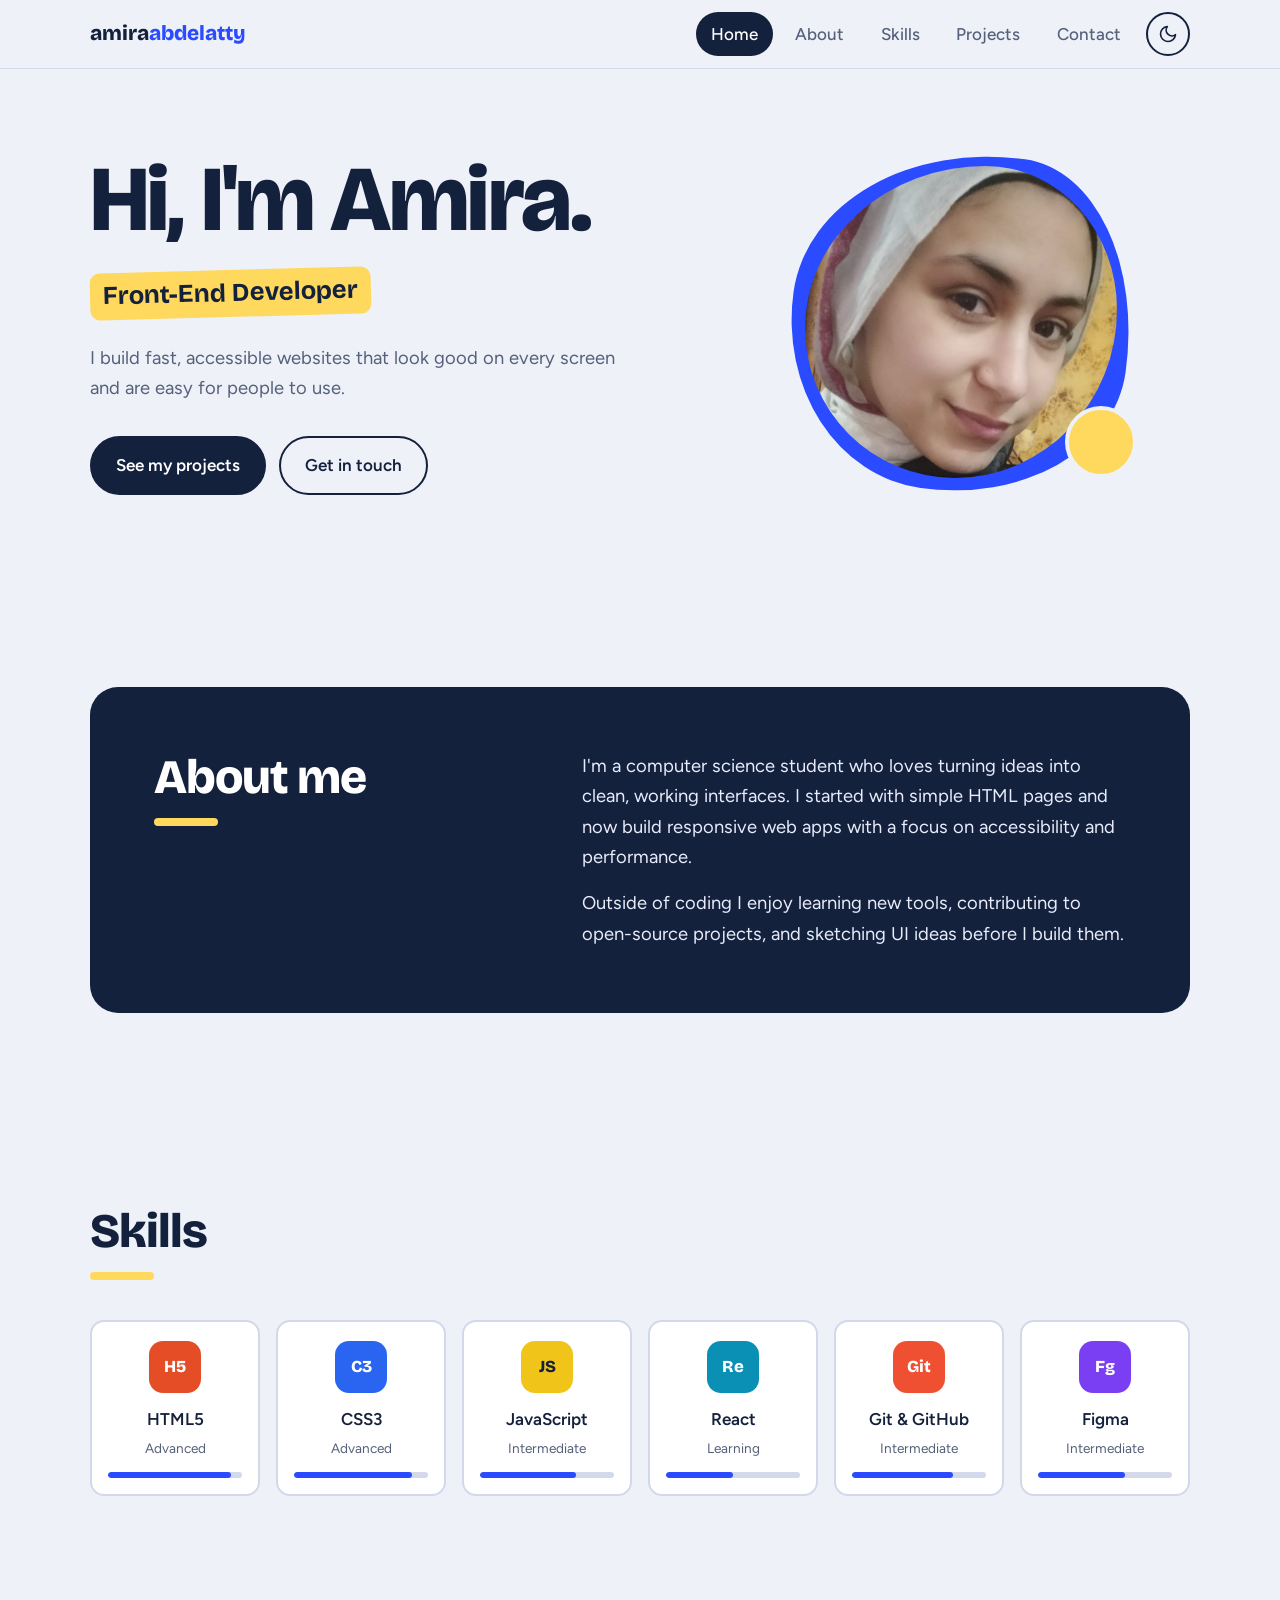
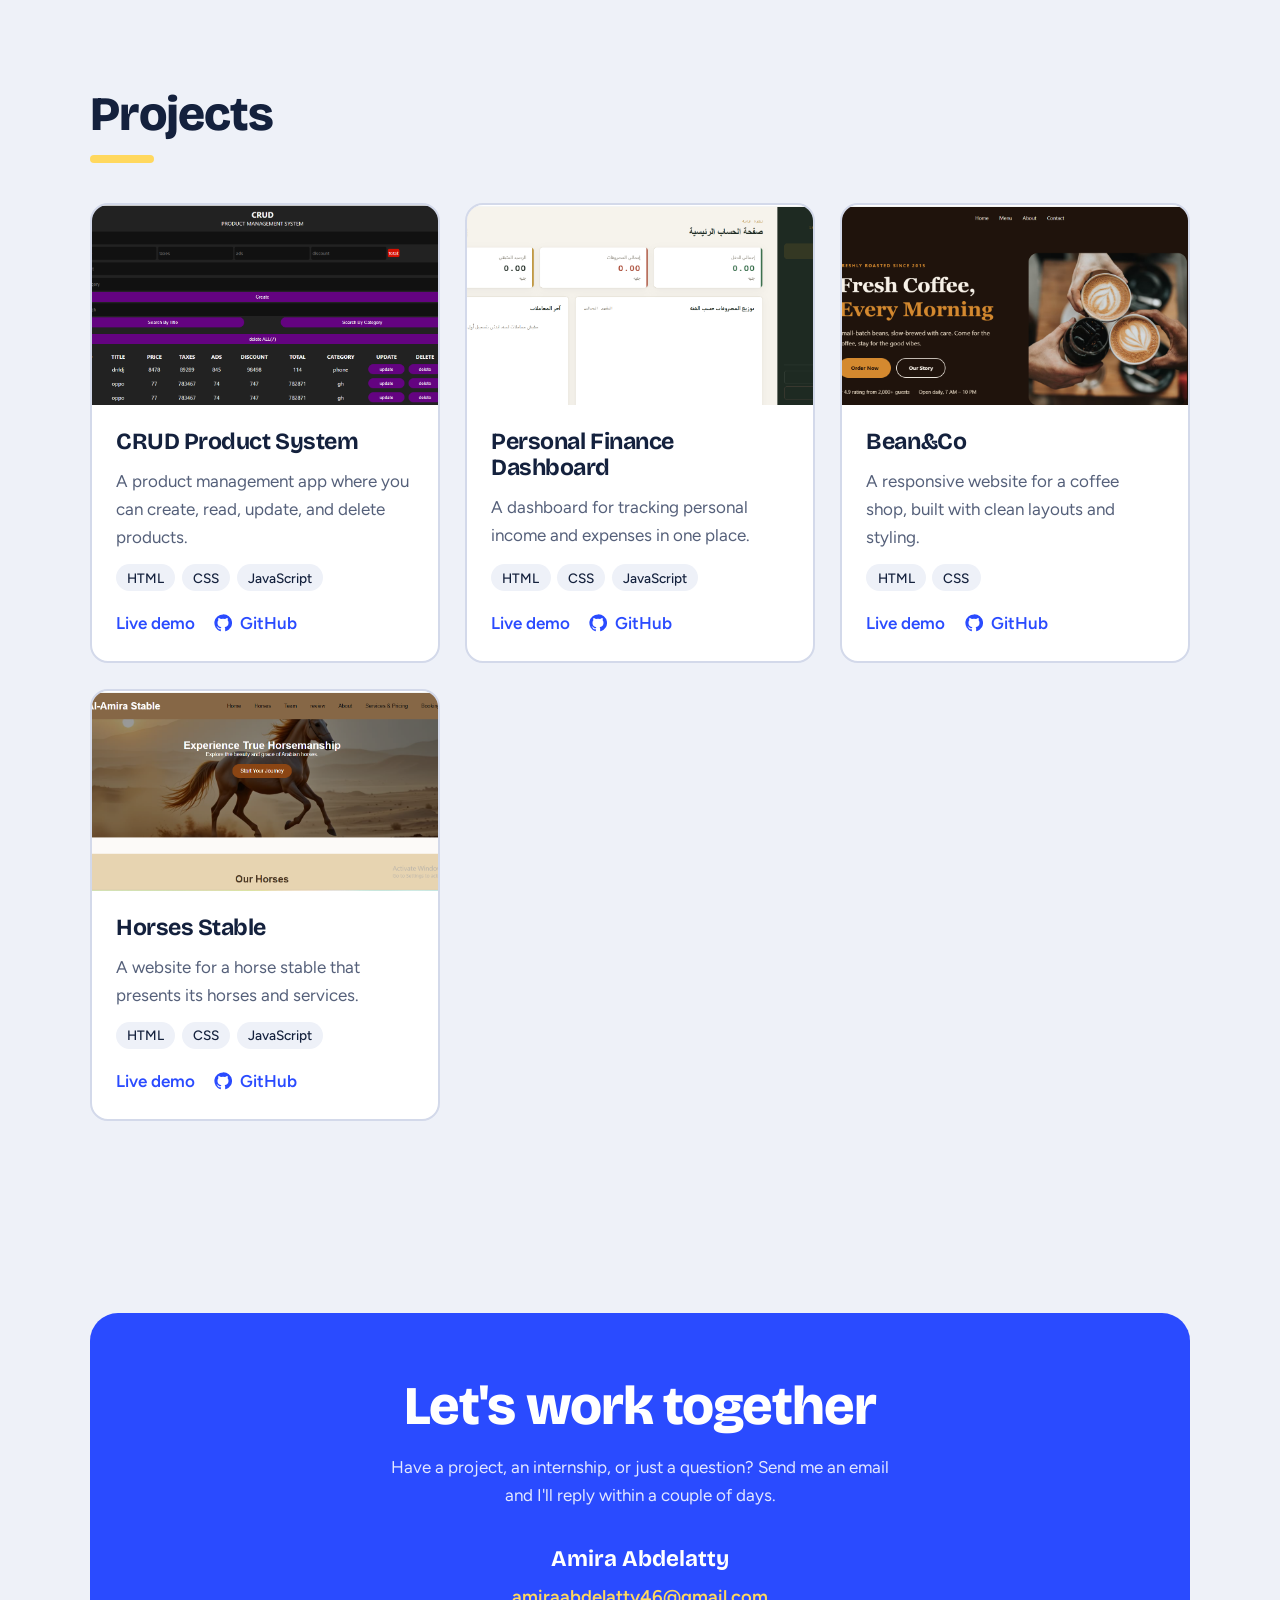
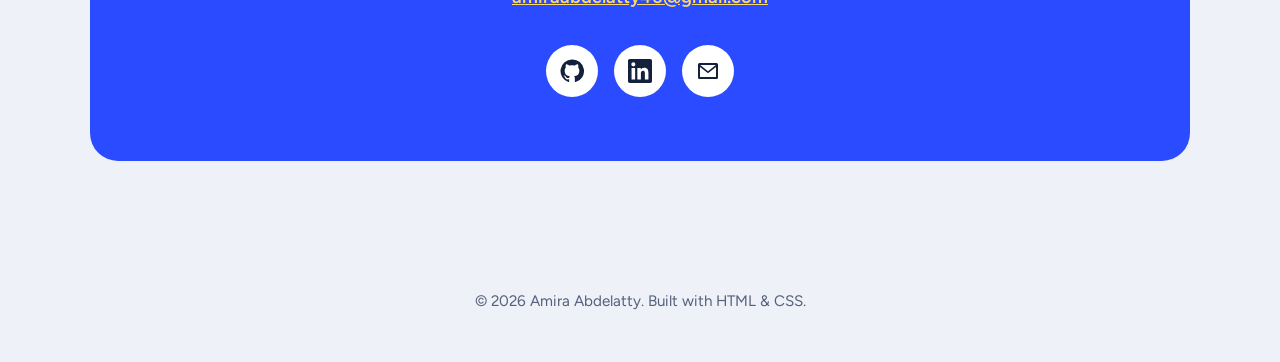
<file: portfolio/index.html>
<!DOCTYPE html>
<html lang="en">
<head>
  <meta charset="UTF-8">
  <meta name="viewport" content="width=device-width, initial-scale=1">
  <title>Amira Abdelatty – Front-End Developer</title>
  <meta name="description" content="Portfolio of Amira Abdelatty, a front-end developer building fast, accessible websites.">

  <!-- Google Fonts: Bricolage Grotesque (headings) + Figtree (body) -->
  <link rel="preconnect" href="https://fonts.googleapis.com">
  <link rel="preconnect" href="https://fonts.gstatic.com" crossorigin>
  <link href="https://fonts.googleapis.com/css2?family=Bricolage+Grotesque:opsz,wght@12..96,500;12..96,700;12..96,800&family=Figtree:wght@400;500;600&display=swap" rel="stylesheet">

  <script>
    // Apply saved/system theme before the page paints (prevents a flash)
    (function () {
      var saved = localStorage.getItem('theme');
      var dark = saved ? saved === 'dark' : window.matchMedia('(prefers-color-scheme: dark)').matches;
      document.documentElement.setAttribute('data-theme', dark ? 'dark' : 'light');
    })();
  </script>
  <link rel="stylesheet" href="style.css">
</head>
<body>

  <!-- ===== Navigation ===== -->
  <header class="nav">
    <div class="wrap nav-inner">
      <a href="#home" class="logo">amira<span>abdelatty</span></a>
      <div class="nav-right">
        <button class="theme-btn" id="themeBtn" aria-label="Switch to dark mode" title="Switch theme">
          <svg class="icon-moon" viewBox="0 0 24 24" fill="none" stroke="currentColor" stroke-width="2" stroke-linecap="round" stroke-linejoin="round" aria-hidden="true"><path d="M21 12.8A9 9 0 1 1 11.2 3a7 7 0 0 0 9.8 9.8z"/></svg>
          <svg class="icon-sun" viewBox="0 0 24 24" fill="none" stroke="currentColor" stroke-width="2" stroke-linecap="round" aria-hidden="true"><circle cx="12" cy="12" r="4"/><path d="M12 2v2M12 20v2M4.9 4.9l1.4 1.4M17.7 17.7l1.4 1.4M2 12h2M20 12h2M4.9 19.1l1.4-1.4M17.7 6.3l1.4-1.4"/></svg>
        </button>
        <button class="menu-btn" id="menuBtn" aria-label="Open menu" aria-expanded="false" aria-controls="navLinks">
        <svg width="22" height="22" viewBox="0 0 24 24" fill="none" stroke="currentColor" stroke-width="2.4" stroke-linecap="round"><path d="M4 7h16M4 12h16M4 17h16"/></svg>
      </button>
      <nav aria-label="Main">
        <ul class="nav-links" id="navLinks">
          <li><a href="#home">Home</a></li>
          <li><a href="#about">About</a></li>
          <li><a href="#skills">Skills</a></li>
          <li><a href="#projects">Projects</a></li>
          <li><a href="#contact">Contact</a></li>
        </ul>
      </nav>
      </div>
    </div>
  </header>

  <main>
    <!-- ===== Hero ===== -->
    <section class="hero" id="home">
      <div class="wrap hero-grid">
        <div>
          <h1>Hi, I'm Amira.</h1>
          <span class="role">Front-End Developer</span>
          <p class="lead">I build fast, accessible websites that look good on every screen and are easy for people to use.</p>
          <div class="hero-actions">
            <a class="btn btn-solid" href="#projects">See my projects</a>
            <a class="btn btn-ghost" href="#contact">Get in touch</a>
          </div>
        </div>

        <div class="avatar-wrap">
          <div class="avatar">
            <img src="WhatsApp Image 2026-06-08 at 9.30.21 AM.jpeg" alt="Amira Abdelatty">
          </div>
        </div>
      </div>
    </section>

    <!-- ===== About ===== -->
    <section id="about">
      <div class="wrap">
        <div class="about-box">
          <h2>About me</h2>
          <div>
            <p>I'm a computer science student who loves turning ideas into clean, working interfaces. I started with simple HTML pages and now build responsive web apps with a focus on accessibility and performance.</p>
            <p>Outside of coding I enjoy learning new tools, contributing to open-source projects, and sketching UI ideas before I build them.</p>
          </div>
        </div>
      </div>
    </section>

    <!-- ===== Skills ===== -->
    <section id="skills">
      <div class="wrap">
        <h2 class="section-title">Skills</h2>
        <div class="skills-grid">
          <div class="skill">
            <div class="skill-icon" style="background:#E44D26">H5</div>
            <b>HTML5</b><small>Advanced</small>
            <div class="bar"><i style="width:92%"></i></div>
          </div>
          <div class="skill">
            <div class="skill-icon" style="background:#2965F1">C3</div>
            <b>CSS3</b><small>Advanced</small>
            <div class="bar"><i style="width:88%"></i></div>
          </div>
          <div class="skill">
            <div class="skill-icon" style="background:#F0C419;color:#14213D">JS</div>
            <b>JavaScript</b><small>Intermediate</small>
            <div class="bar"><i style="width:72%"></i></div>
          </div>
          <div class="skill">
            <div class="skill-icon" style="background:#0A8FB5">Re</div>
            <b>React</b><small>Learning</small>
            <div class="bar"><i style="width:50%"></i></div>
          </div>
          <div class="skill">
            <div class="skill-icon" style="background:#F05032">Git</div>
            <b>Git &amp; GitHub</b><small>Intermediate</small>
            <div class="bar"><i style="width:75%"></i></div>
          </div>
          <div class="skill">
            <div class="skill-icon" style="background:#7A3FF2">Fg</div>
            <b>Figma</b><small>Intermediate</small>
            <div class="bar"><i style="width:65%"></i></div>
          </div>
        </div>
      </div>
    </section>

    <!-- ===== Projects ===== -->
    <section id="projects">
      <div class="wrap">
        <h2 class="section-title">Projects</h2>
        <div class="projects-grid">
          <article class="project">
            <div class="project-thumb"><img src="CR.png" alt="Screenshot of CRUD Product System" loading="lazy"></div>
            <div class="project-body">
              <h3>CRUD Product System</h3>
              <p>A product management app where you can create, read, update, and delete products.</p>
              <ul class="tags"><li>HTML</li><li>CSS</li><li>JavaScript</li></ul>
              <div class="project-links">
                <a class="project-link" href="https://amiraabdelatty46-ops.github.io/Crud-product-system/" target="_blank" rel="noopener">Live demo</a>
                <a class="project-link" href="https://github.com/amiraabdelatty46-ops/Crud-product-system" target="_blank" rel="noopener"><svg width="18" height="18" viewBox="0 0 24 24" fill="currentColor" aria-hidden="true"><path d="M12 .5a11.5 11.5 0 0 0-3.64 22.41c.58.1.79-.25.79-.56v-2c-3.2.7-3.88-1.37-3.88-1.37-.52-1.33-1.28-1.69-1.28-1.69-1.04-.71.08-.7.08-.7 1.15.08 1.76 1.18 1.76 1.18 1.03 1.76 2.7 1.25 3.35.96.1-.75.4-1.25.73-1.54-2.55-.29-5.24-1.28-5.24-5.68 0-1.25.45-2.28 1.18-3.08-.12-.29-.51-1.46.11-3.04 0 0 .97-.31 3.16 1.18a10.9 10.9 0 0 1 5.76 0c2.2-1.49 3.16-1.18 3.16-1.18.63 1.58.23 2.75.11 3.04.74.8 1.18 1.83 1.18 3.08 0 4.41-2.69 5.39-5.25 5.67.41.36.78 1.06.78 2.14v3.17c0 .31.21.67.8.56A11.5 11.5 0 0 0 12 .5z"/></svg> GitHub</a>
              </div>
            </div>
          </article>

          <article class="project">
            <div class="project-thumb"><img src="persnal.png" alt="Screenshot of Personal Finance Dashboard" loading="lazy"></div>
            <div class="project-body">
              <h3>Personal Finance Dashboard</h3>
              <p>A dashboard for tracking personal income and expenses in one place.</p>
              <ul class="tags"><li>HTML</li><li>CSS</li><li>JavaScript</li></ul>
              <div class="project-links">
                <a class="project-link" href="https://amiraabdelatty46-ops.github.io/persona-finance-dashboard/" target="_blank" rel="noopener">Live demo</a>
                <a class="project-link" href="https://github.com/amiraabdelatty46-ops/persona-finance-dashboard" target="_blank" rel="noopener"><svg width="18" height="18" viewBox="0 0 24 24" fill="currentColor" aria-hidden="true"><path d="M12 .5a11.5 11.5 0 0 0-3.64 22.41c.58.1.79-.25.79-.56v-2c-3.2.7-3.88-1.37-3.88-1.37-.52-1.33-1.28-1.69-1.28-1.69-1.04-.71.08-.7.08-.7 1.15.08 1.76 1.18 1.76 1.18 1.03 1.76 2.7 1.25 3.35.96.1-.75.4-1.25.73-1.54-2.55-.29-5.24-1.28-5.24-5.68 0-1.25.45-2.28 1.18-3.08-.12-.29-.51-1.46.11-3.04 0 0 .97-.31 3.16 1.18a10.9 10.9 0 0 1 5.76 0c2.2-1.49 3.16-1.18 3.16-1.18.63 1.58.23 2.75.11 3.04.74.8 1.18 1.83 1.18 3.08 0 4.41-2.69 5.39-5.25 5.67.41.36.78 1.06.78 2.14v3.17c0 .31.21.67.8.56A11.5 11.5 0 0 0 12 .5z"/></svg> GitHub</a>
              </div>
            </div>
          </article>

          <article class="project">
            <div class="project-thumb"><img src="coffe.png" alt="Screenshot of Bean&Co" loading="lazy"></div>
            <div class="project-body">
              <h3>Bean&amp;Co</h3>
              <p>A responsive website for a coffee shop, built with clean layouts and styling.</p>
              <ul class="tags"><li>HTML</li><li>CSS</li></ul>
              <div class="project-links">
                <a class="project-link" href="https://amiraabdelatty46-ops.github.io/Bean-Co/" target="_blank" rel="noopener">Live demo</a>
                <a class="project-link" href="https://github.com/amiraabdelatty46-ops/Bean-Co" target="_blank" rel="noopener"><svg width="18" height="18" viewBox="0 0 24 24" fill="currentColor" aria-hidden="true"><path d="M12 .5a11.5 11.5 0 0 0-3.64 22.41c.58.1.79-.25.79-.56v-2c-3.2.7-3.88-1.37-3.88-1.37-.52-1.33-1.28-1.69-1.28-1.69-1.04-.71.08-.7.08-.7 1.15.08 1.76 1.18 1.76 1.18 1.03 1.76 2.7 1.25 3.35.96.1-.75.4-1.25.73-1.54-2.55-.29-5.24-1.28-5.24-5.68 0-1.25.45-2.28 1.18-3.08-.12-.29-.51-1.46.11-3.04 0 0 .97-.31 3.16 1.18a10.9 10.9 0 0 1 5.76 0c2.2-1.49 3.16-1.18 3.16-1.18.63 1.58.23 2.75.11 3.04.74.8 1.18 1.83 1.18 3.08 0 4.41-2.69 5.39-5.25 5.67.41.36.78 1.06.78 2.14v3.17c0 .31.21.67.8.56A11.5 11.5 0 0 0 12 .5z"/></svg> GitHub</a>
              </div>
            </div>
          </article>

          <article class="project">
            <div class="project-thumb"><img src="horse.png" alt="Screenshot of Horses Stable" loading="lazy"></div>
            <div class="project-body">
              <h3>Horses Stable</h3>
              <p>A website for a horse stable that presents its horses and services.</p>
              <ul class="tags"><li>HTML</li><li>CSS</li><li>JavaScript</li></ul>
              <div class="project-links">
                <a class="project-link" href="https://amiraabdelatty46-ops.github.io/Horse-Stable" target="_blank" rel="noopener">Live demo</a>
                <a class="project-link" href="https://github.com/amiraabdelatty46-ops/Horse-Stable" target="_blank" rel="noopener"><svg width="18" height="18" viewBox="0 0 24 24" fill="currentColor" aria-hidden="true"><path d="M12 .5a11.5 11.5 0 0 0-3.64 22.41c.58.1.79-.25.79-.56v-2c-3.2.7-3.88-1.37-3.88-1.37-.52-1.33-1.28-1.69-1.28-1.69-1.04-.71.08-.7.08-.7 1.15.08 1.76 1.18 1.76 1.18 1.03 1.76 2.7 1.25 3.35.96.1-.75.4-1.25.73-1.54-2.55-.29-5.24-1.28-5.24-5.68 0-1.25.45-2.28 1.18-3.08-.12-.29-.51-1.46.11-3.04 0 0 .97-.31 3.16 1.18a10.9 10.9 0 0 1 5.76 0c2.2-1.49 3.16-1.18 3.16-1.18.63 1.58.23 2.75.11 3.04.74.8 1.18 1.83 1.18 3.08 0 4.41-2.69 5.39-5.25 5.67.41.36.78 1.06.78 2.14v3.17c0 .31.21.67.8.56A11.5 11.5 0 0 0 12 .5z"/></svg> GitHub</a>
              </div>
            </div>
          </article>

        </div>
      </div>
    </section>

    <!-- ===== Contact ===== -->
    <section id="contact">
      <div class="wrap">
        <div class="contact-card">
          <h2>Let's work together</h2>
          <p>Have a project, an internship, or just a question? Send me an email and I'll reply within a couple of days.</p>

          <div class="contact-details">
            <strong>Amira Abdelatty</strong>
            <a href="mailto:amiraabdelatty46@gmail.com">amiraabdelatty46@gmail.com</a>
          </div>

          <div class="socials">
            <a href="https://github.com/amiraabdelatty46-ops" target="_blank" rel="noopener" aria-label="GitHub">
              <svg viewBox="0 0 24 24" aria-hidden="true"><path d="M12 .5a11.5 11.5 0 0 0-3.64 22.41c.58.1.79-.25.79-.56v-2c-3.2.7-3.88-1.37-3.88-1.37-.52-1.33-1.28-1.69-1.28-1.69-1.04-.71.08-.7.08-.7 1.15.08 1.76 1.18 1.76 1.18 1.03 1.76 2.7 1.25 3.35.96.1-.75.4-1.25.73-1.54-2.55-.29-5.24-1.28-5.24-5.68 0-1.25.45-2.28 1.18-3.08-.12-.29-.51-1.46.11-3.04 0 0 .97-.31 3.16 1.18a10.9 10.9 0 0 1 5.76 0c2.2-1.49 3.16-1.18 3.16-1.18.63 1.58.23 2.75.11 3.04.74.8 1.18 1.83 1.18 3.08 0 4.41-2.69 5.39-5.25 5.67.41.36.78 1.06.78 2.14v3.17c0 .31.21.67.8.56A11.5 11.5 0 0 0 12 .5z"/></svg>
            </a>
            <a href="https://www.linkedin.com/in/amira-abdelatty-38bab540a" target="_blank" rel="noopener" aria-label="LinkedIn">
              <svg viewBox="0 0 24 24" aria-hidden="true"><path d="M20.45 20.45h-3.56v-5.57c0-1.33-.03-3.04-1.85-3.04-1.86 0-2.14 1.45-2.14 2.94v5.67H9.34V9h3.41v1.56h.05c.48-.9 1.64-1.85 3.37-1.85 3.6 0 4.27 2.37 4.27 5.46v6.28zM5.34 7.43a2.06 2.06 0 1 1 0-4.12 2.06 2.06 0 0 1 0 4.12zM7.12 20.45H3.56V9h3.56v11.45zM22.22 0H1.77C.79 0 0 .77 0 1.73v20.54C0 23.23.79 24 1.77 24h20.45c.98 0 1.78-.77 1.78-1.73V1.73C24 .77 23.2 0 22.22 0z"/></svg>
            </a>
            <a href="mailto:amiraabdelatty46@gmail.com" aria-label="Email">
              <svg viewBox="0 0 24 24" aria-hidden="true"><path d="M2 5.5A1.5 1.5 0 0 1 3.5 4h17A1.5 1.5 0 0 1 22 5.5v13a1.5 1.5 0 0 1-1.5 1.5h-17A1.5 1.5 0 0 1 2 18.5v-13zm2.2.5L12 12.2 19.8 6H4.2zM20 7.9l-7.4 5.9a1 1 0 0 1-1.2 0L4 7.9V18h16V7.9z"/></svg>
            </a>
          </div>
        </div>
      </div>
    </section>
  </main>

  <footer>
    <div class="wrap">© <span id="year">2026</span> Amira Abdelatty. Built with HTML &amp; CSS.</div>
  </footer>

  <script src="script.js"></script>
</body>
</html>
</file>
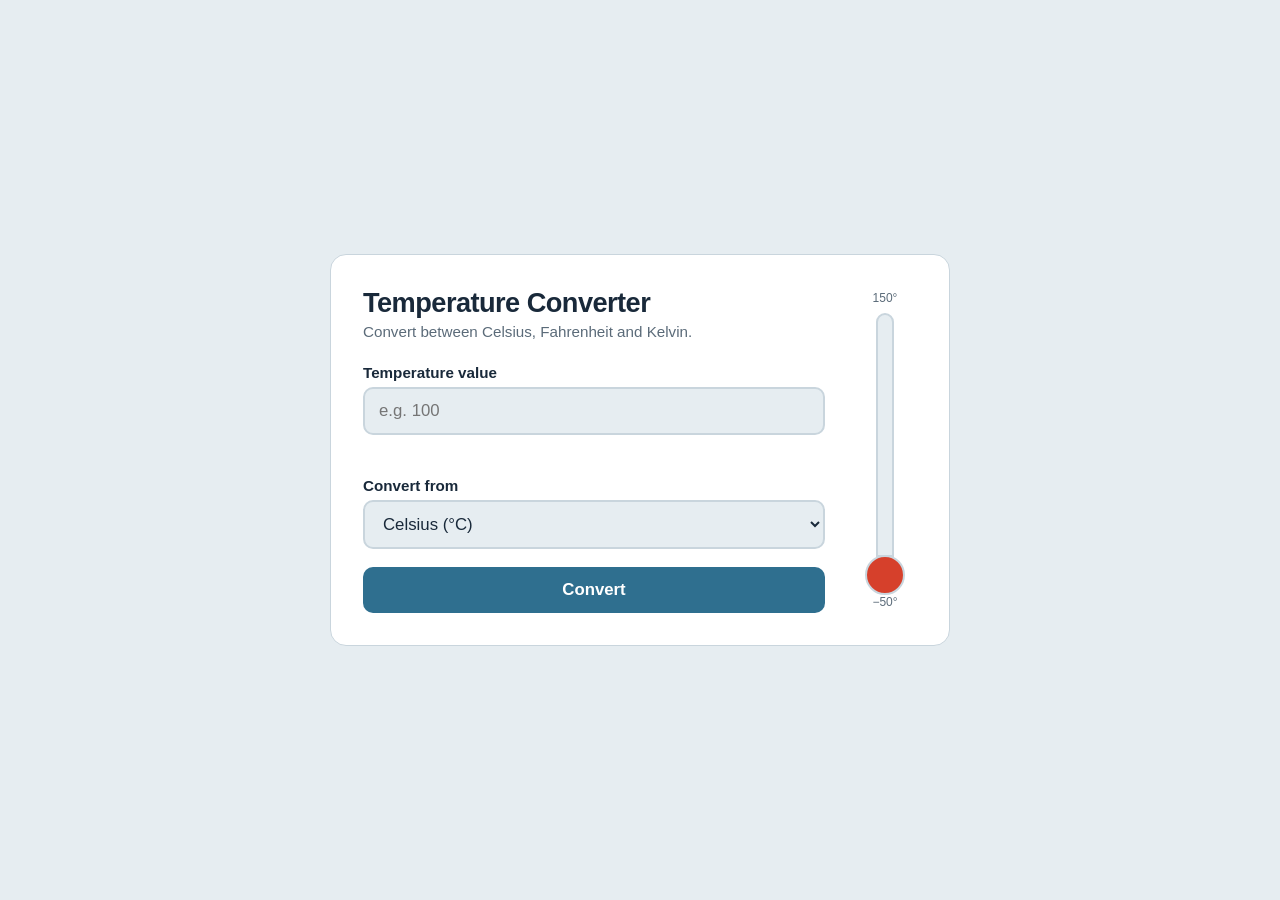
<file: temperture converter/index.html>
<!DOCTYPE html>
<html lang="en">
<head>
  <meta charset="UTF-8">
  <meta name="viewport" content="width=device-width, initial-scale=1.0">
  <title>Temperature Converter</title>
  <link rel="stylesheet" href="style.css">
</head>
<body>
  <main class="card">
    <section>
      <h1>Temperature Converter</h1>
      <p class="subtitle">Convert between Celsius, Fahrenheit and Kelvin.</p>

      <div class="field">
        <label for="temp">Temperature value</label>
        <input type="text" id="temp" inputmode="decimal" autocomplete="off" placeholder="e.g. 100" aria-describedby="hint">
        <div class="hint" id="hint" role="alert"></div>
      </div>

      <div class="field">
        <label for="unit">Convert from</label>
        <select id="unit">
          <option value="C">Celsius (°C)</option>
          <option value="F">Fahrenheit (°F)</option>
          <option value="K">Kelvin (K)</option>
        </select>
      </div>

      <button id="convert" type="button">Convert</button>

      <div class="message" id="message" role="alert"></div>

      <div class="results empty" id="results" aria-live="polite">
        <div class="row" id="row-C"><span class="name">Celsius</span><span class="value" id="out-C"></span></div>
        <div class="row" id="row-F"><span class="name">Fahrenheit</span><span class="value" id="out-F"></span></div>
        <div class="row" id="row-K"><span class="name">Kelvin</span><span class="value" id="out-K"></span></div>
      </div>
    </section>

    <aside class="gauge" aria-hidden="true">
      <span>150°</span>
      <div class="tube"><div class="mercury" id="mercury"></div></div>
      <div class="bulb"></div>
      <span>−50°</span>
    </aside>
  </main>

  <script src="script.js"></script>
</body>
</html>
</file>
<file: portfolio/style.css>
/* ---------- Brand tokens ---------- */
:root {
  --paper:  #EEF1F8;   /* page background */
  --ink:    #14213D;   /* text + dark surfaces */
  --cobalt: #2A4BFF;   /* primary accent */
  --butter: #FFD85E;   /* highlight accent */
  --mist:   #FFFFFF;   /* card surface */
  --muted:  #55607A;   /* secondary text */
  --line:   #D3D9EA;

  /* theme-aware helpers */
  --on-ink:    #FFFFFF;   /* text on ink-colored buttons */
  --nav-bg:    rgba(238, 241, 248, .88);
  --hover-bg:  #FFFFFF;
  --avatar-bg: #DDE4FF;
  --about-bg:  #14213D;

  --font-head: "Bricolage Grotesque", system-ui, sans-serif;
  --font-body: "Figtree", system-ui, sans-serif;

  --radius: 18px;
  --wrap: 1100px;
}

/* ---------- Dark theme ---------- */
:root[data-theme="dark"] {
  --paper:  #0C1226;
  --ink:    #E8ECFA;
  --mist:   #151F3D;
  --muted:  #A3AECB;
  --line:   #2A3764;
  --on-ink:    #0C1226;
  --nav-bg:    rgba(12, 18, 38, .88);
  --hover-bg:  #1C2A55;
  --avatar-bg: #1C2A55;
  --about-bg:  #151F3D;
  color-scheme: dark;
}

/* ---------- Base ---------- */
*, *::before, *::after { box-sizing: border-box; }
html { scroll-behavior: smooth; scroll-padding-top: 80px; }
body {
  transition: background .25s, color .25s;
  margin: 0;
  background: var(--paper);
  color: var(--ink);
  font-family: var(--font-body);
  font-size: 1.0625rem;
  line-height: 1.65;
  -webkit-font-smoothing: antialiased;
}
img, svg { max-width: 100%; display: block; }
a { color: inherit; }
h1, h2, h3 { font-family: var(--font-head); line-height: 1.1; margin: 0; letter-spacing: -0.02em; }
p { margin: 0; }
.wrap { width: min(var(--wrap), 100% - 2.5rem); margin-inline: auto; }
section { padding: 6rem 0; }
:focus-visible { outline: 3px solid var(--cobalt); outline-offset: 3px; border-radius: 6px; }

.section-title { font-size: clamp(2rem, 4.5vw, 3rem); font-weight: 800; margin-bottom: 2.5rem; }
.section-title::after {
  content: ""; display: block; width: 64px; height: 8px; margin-top: .9rem;
  background: var(--butter); border-radius: 99px;
}

.btn {
  display: inline-flex; align-items: center; gap: .5rem;
  padding: .85rem 1.5rem; border-radius: 99px;
  font-weight: 600; text-decoration: none; border: 2px solid var(--ink);
  transition: background .2s, color .2s, transform .2s;
}
.btn-solid { background: var(--ink); color: var(--on-ink); }
.btn-solid:hover { background: var(--cobalt); border-color: var(--cobalt); color: #fff; }
.btn-ghost:hover { background: var(--ink); color: var(--on-ink); }

/* ---------- Navigation ---------- */
header.nav {
  position: sticky; top: 0; z-index: 50;
  background: var(--nav-bg);
  backdrop-filter: blur(10px);
  border-bottom: 1px solid var(--line);
}
.nav-inner { display: flex; align-items: center; justify-content: space-between; height: 68px; }
.logo { font-family: var(--font-head); font-weight: 800; font-size: 1.3rem; text-decoration: none; }
.logo span { color: var(--cobalt); }
.nav-links { display: flex; gap: .4rem; list-style: none; margin: 0; padding: 0; }
.nav-links a {
  display: block; padding: .5rem .95rem; border-radius: 99px;
  text-decoration: none; font-weight: 500; color: var(--muted);
  transition: background .2s, color .2s;
}
.nav-links a:hover { color: var(--ink); background: var(--hover-bg); }
.nav-links a.active { background: var(--ink); color: var(--on-ink); }
.nav-right { display: flex; align-items: center; gap: .6rem; }
.theme-btn {
  width: 44px; height: 44px; border-radius: 50%; cursor: pointer;
  display: grid; place-items: center; order: 2;
  background: none; border: 2px solid var(--ink); color: var(--ink);
  transition: background .2s, color .2s;
}
.theme-btn:hover { background: var(--ink); color: var(--on-ink); }
.theme-btn svg { width: 20px; height: 20px; }
.theme-btn .icon-sun { display: none; }
:root[data-theme="dark"] .theme-btn .icon-sun { display: block; }
:root[data-theme="dark"] .theme-btn .icon-moon { display: none; }
.menu-btn {
  display: none; background: none; border: 2px solid var(--ink); border-radius: 12px;
  width: 44px; height: 44px; cursor: pointer; color: var(--ink);
}

/* ---------- Hero ---------- */
.hero { padding: 5rem 0 6rem; }
.hero-grid { display: grid; grid-template-columns: 1.3fr 1fr; gap: 3rem; align-items: center; }
.hero h1 { font-size: clamp(3rem, 8vw, 5.8rem); font-weight: 800; }
.role {
  display: inline-block; margin-top: 1.2rem;
  font-family: var(--font-head); font-weight: 700; font-size: clamp(1.15rem, 2.4vw, 1.6rem);
  background: var(--butter); padding: .15rem .8rem; border-radius: 10px;
  transform: rotate(-1.5deg);
}
.hero p.lead { margin-top: 1.6rem; max-width: 46ch; color: var(--muted); font-size: 1.15rem; }
.hero-actions { display: flex; flex-wrap: wrap; gap: .8rem; margin-top: 2rem; }

/* Avatar placeholder — swap the <svg> for <img src="you.jpg" alt="..."> */
.avatar-wrap { position: relative; justify-self: center; width: min(340px, 80%); aspect-ratio: 1; }
.avatar-wrap::before {
  content: ""; position: absolute; inset: 0;
  background: var(--cobalt);
  border-radius: 62% 38% 55% 45% / 48% 58% 42% 52%;
  transform: rotate(8deg);
}
.avatar-wrap::after {
  content: ""; position: absolute; width: 72px; height: 72px; right: -6px; bottom: 14px;
  background: var(--butter); border-radius: 50%; border: 4px solid var(--paper);
}
.avatar {
  position: absolute; inset: 14px;
  border-radius: 58% 42% 52% 48% / 52% 46% 54% 48%;
  overflow: hidden; background: var(--avatar-bg);
}
.avatar svg, .avatar img { width: 100%; height: 100%; object-fit: cover; }

/* The one orchestrated motion: hero text settles in on load */
@keyframes settle { from { opacity: 0; transform: translateY(18px); } to { opacity: 1; transform: none; } }
.hero-grid > div:first-child > * { animation: settle .7s cubic-bezier(.2,.7,.2,1) backwards; }
.hero-grid > div:first-child > *:nth-child(2) { animation-delay: .08s; }
.hero-grid > div:first-child > *:nth-child(3) { animation-delay: .16s; }
.hero-grid > div:first-child > *:nth-child(4) { animation-delay: .24s; }

/* ---------- About ---------- */
.about-box {
  background: var(--about-bg); color: #E8ECFA;
  border-radius: 28px; padding: clamp(2rem, 5vw, 4rem);
  display: grid; grid-template-columns: 1fr 1.4fr; gap: 2.5rem; align-items: start;
}
.about-box h2 { color: #fff; font-size: clamp(2rem, 4.5vw, 3rem); font-weight: 800; }
.about-box h2::after { content: ""; display: block; width: 64px; height: 8px; margin-top: .9rem; background: var(--butter); border-radius: 99px; }
.about-box p { font-size: 1.15rem; max-width: 56ch; }
.about-box p + p { margin-top: 1rem; }

/* ---------- Skills ---------- */
.skills-grid { display: grid; grid-template-columns: repeat(auto-fill, minmax(150px, 1fr)); gap: 1rem; }
.skill {
  background: var(--mist); border: 2px solid var(--line); border-radius: 14px;
  padding: 1.2rem 1rem 1rem; text-align: center;
  transition: border-color .2s, transform .2s;
}
.skill:hover { border-color: var(--cobalt); transform: translateY(-3px); }
.skill-icon {
  width: 52px; height: 52px; margin: 0 auto .7rem; border-radius: 14px;
  display: grid; place-items: center;
  font-family: var(--font-head); font-weight: 800; font-size: 1.05rem; color: #fff;
}
.skill b { display: block; font-weight: 600; }
.skill small { color: var(--muted); font-size: .85rem; }
.bar { height: 6px; background: var(--line); border-radius: 99px; margin-top: .7rem; overflow: hidden; }
.bar i { display: block; height: 100%; background: var(--cobalt); border-radius: 99px; }

/* ---------- Projects ---------- */
.projects-grid { display: grid; grid-template-columns: repeat(auto-fit, minmax(300px, 1fr)); gap: 1.6rem; }
.project {
  background: var(--mist); border-radius: var(--radius); overflow: hidden;
  border: 2px solid var(--line); display: flex; flex-direction: column;
  transition: border-color .2s, box-shadow .2s;
}
.project:hover { border-color: var(--ink); box-shadow: 8px 8px 0 var(--ink); }
.project-thumb { height: 200px; background: var(--line); overflow: hidden; }
.project-thumb img { width: 100%; height: 100%; object-fit: cover; object-position: top; }
.project-links { display: flex; flex-wrap: wrap; gap: 1.2rem; margin-top: .3rem; }
.project-body { padding: 1.5rem; display: flex; flex-direction: column; gap: .8rem; flex: 1; }
.project h3 { font-size: 1.45rem; font-weight: 700; }
.project p { color: var(--muted); flex: 1; }
.tags { display: flex; flex-wrap: wrap; gap: .4rem; list-style: none; padding: 0; margin: 0; }
.tags li { background: var(--paper); border-radius: 99px; padding: .15rem .7rem; font-size: .85rem; font-weight: 500; }
.project-link {
  display: inline-flex; align-items: center; gap: .5rem; font-weight: 600;
  text-decoration: none; color: var(--cobalt);
}
.project-link:hover { text-decoration: underline; text-underline-offset: 4px; }

/* ---------- Contact ---------- */
.contact-card {
  background: var(--cobalt); color: #fff; border-radius: 28px;
  padding: clamp(2rem, 5vw, 4rem); text-align: center;
}
.contact-card h2 { font-size: clamp(2rem, 5vw, 3.4rem); font-weight: 800; }
.contact-card p { margin: 1rem auto 0; max-width: 46ch; color: #E3E8FF; }
.contact-details { margin-top: 2rem; display: grid; gap: .3rem; }
.contact-details strong { font-family: var(--font-head); font-size: 1.4rem; }
.contact-details a { color: var(--butter); font-weight: 600; font-size: 1.15rem; word-break: break-all; }
.socials { display: flex; justify-content: center; gap: 1rem; margin-top: 2rem; }
.socials a {
  width: 52px; height: 52px; border-radius: 50%; background: #fff; color: #14213D;
  display: grid; place-items: center; transition: background .2s, transform .2s;
}
.socials a:hover { background: var(--butter); transform: translateY(-3px); }
.socials svg { width: 24px; height: 24px; fill: currentColor; }

footer { padding: 2rem 0 3rem; text-align: center; color: var(--muted); font-size: .95rem; }

/* ---------- Responsive ---------- */
@media (max-width: 860px) {
  section { padding: 4rem 0; }
  .hero { padding: 3rem 0 4rem; }
  .hero-grid { grid-template-columns: 1fr; }
  .avatar-wrap { order: -1; width: min(240px, 65%); }
  .about-box { grid-template-columns: 1fr; gap: 1.5rem; }

  .menu-btn { display: grid; place-items: center; order: 3; }
  .nav-links {
    position: absolute; top: 68px; left: 0; right: 0;
    flex-direction: column; gap: 0; padding: .8rem 1.25rem 1.2rem;
    background: var(--paper); border-bottom: 1px solid var(--line);
    display: none;
  }
  .nav-links.open { display: flex; }
  .nav-links a { padding: .85rem 1rem; }
}

@media (prefers-reduced-motion: reduce) {
  html { scroll-behavior: auto; }
  *, *::before, *::after { animation: none !important; transition: none !important; }
}
</file>
<file: temperture converter/style.css>
:root {
  --bg: #e6edf1;
  --card: #ffffff;
  --ink: #19293a;
  --muted: #5b6b79;
  --line: #c9d5dd;
  --cold: #2f6f8f;
  --mercury: #d6402b;
  --error-bg: #fdeceb;
  --error-ink: #9c2314;
  --warn-bg: #fff4dc;
  --warn-ink: #7a5200;
}

@media (prefers-color-scheme: dark) {
  :root {
    color-scheme: dark;
    --bg: #101a22;
    --card: #182632;
    --ink: #e8f0f5;
    --muted: #9fb2c0;
    --line: #2c3f4f;
    --cold: #6fb3d2;
    --mercury: #ff6a52;
    --error-bg: #3a1a17;
    --error-ink: #ffb4a8;
    --warn-bg: #3a2e12;
    --warn-ink: #ffd98a;
  }
}

* { box-sizing: border-box; }

body {
  margin: 0;
  min-height: 100vh;
  display: flex;
  align-items: center;
  justify-content: center;
  padding: 20px;
  background: var(--bg);
  color: var(--ink);
  font-family: "Avenir Next", "Segoe UI", "Helvetica Neue", Arial, sans-serif;
}

.card {
  width: 100%;
  max-width: 620px;
  background: var(--card);
  border: 1px solid var(--line);
  border-radius: 16px;
  padding: 32px;
  display: grid;
  grid-template-columns: 1fr 64px;
  gap: 28px;
}

h1 {
  margin: 0 0 4px;
  font-size: 1.7rem;
  letter-spacing: -0.02em;
}

.subtitle {
  margin: 0 0 24px;
  color: var(--muted);
  font-size: 0.95rem;
}

/* Form */
.field { margin-bottom: 18px; }

label {
  display: block;
  margin-bottom: 6px;
  font-weight: 600;
  font-size: 0.95rem;
}

input[type="text"],
select {
  width: 100%;
  padding: 12px 14px;
  font-size: 1.05rem;
  font-family: inherit;
  color: var(--ink);
  background: var(--bg);
  border: 2px solid var(--line);
  border-radius: 10px;
}

input[type="text"]:focus-visible,
select:focus-visible,
button:focus-visible {
  outline: 3px solid var(--cold);
  outline-offset: 2px;
}

input.invalid { border-color: var(--mercury); }

.hint {
  min-height: 1.3em;
  margin-top: 6px;
  font-size: 0.88rem;
  color: var(--error-ink);
}

button {
  width: 100%;
  padding: 13px;
  font-size: 1.05rem;
  font-weight: 700;
  font-family: inherit;
  color: #fff;
  background: var(--cold);
  border: none;
  border-radius: 10px;
  cursor: pointer;
}

button:hover { filter: brightness(1.08); }
button:active { transform: translateY(1px); }

/* Messages */
.message {
  display: none;
  margin-top: 20px;
  padding: 12px 14px;
  border-radius: 10px;
  font-size: 0.95rem;
  line-height: 1.4;
}

.message.error { display: block; background: var(--error-bg); color: var(--error-ink); }
.message.warn  { display: block; background: var(--warn-bg);  color: var(--warn-ink); }

/* Results */
.results {
  margin-top: 22px;
  border-top: 1px solid var(--line);
}

.results.empty { display: none; }

.row {
  display: flex;
  justify-content: space-between;
  align-items: baseline;
  padding: 14px 0;
  border-bottom: 1px solid var(--line);
}

.row .name { color: var(--muted); font-size: 0.95rem; }

.row .value {
  font-size: 1.5rem;
  font-weight: 700;
  font-variant-numeric: tabular-nums;
}

.row .value small {
  font-size: 0.9rem;
  font-weight: 600;
  color: var(--muted);
}

.row.source .name::after { content: " (input)"; }

/* Thermometer gauge */
.gauge {
  display: flex;
  flex-direction: column;
  align-items: center;
  justify-content: space-between;
  font-size: 0.75rem;
  color: var(--muted);
  padding: 4px 0;
}

.tube {
  position: relative;
  width: 18px;
  flex: 1;
  margin: 8px 0 0;
  background: var(--bg);
  border: 2px solid var(--line);
  border-radius: 9px 9px 0 0;
  overflow: hidden;
}

.mercury {
  position: absolute;
  left: 0;
  right: 0;
  bottom: 0;
  height: 0%;
  background: var(--mercury);
  transition: height 0.5s ease;
}

.bulb {
  width: 40px;
  height: 40px;
  margin-top: -2px;
  border-radius: 50%;
  background: var(--mercury);
  border: 2px solid var(--line);
}

/* Responsive */
@media (max-width: 480px) {
  .card { grid-template-columns: 1fr; padding: 22px; }
  .gauge { display: none; }
}

@media (prefers-reduced-motion: reduce) {
  .mercury { transition: none; }
}
</file>
